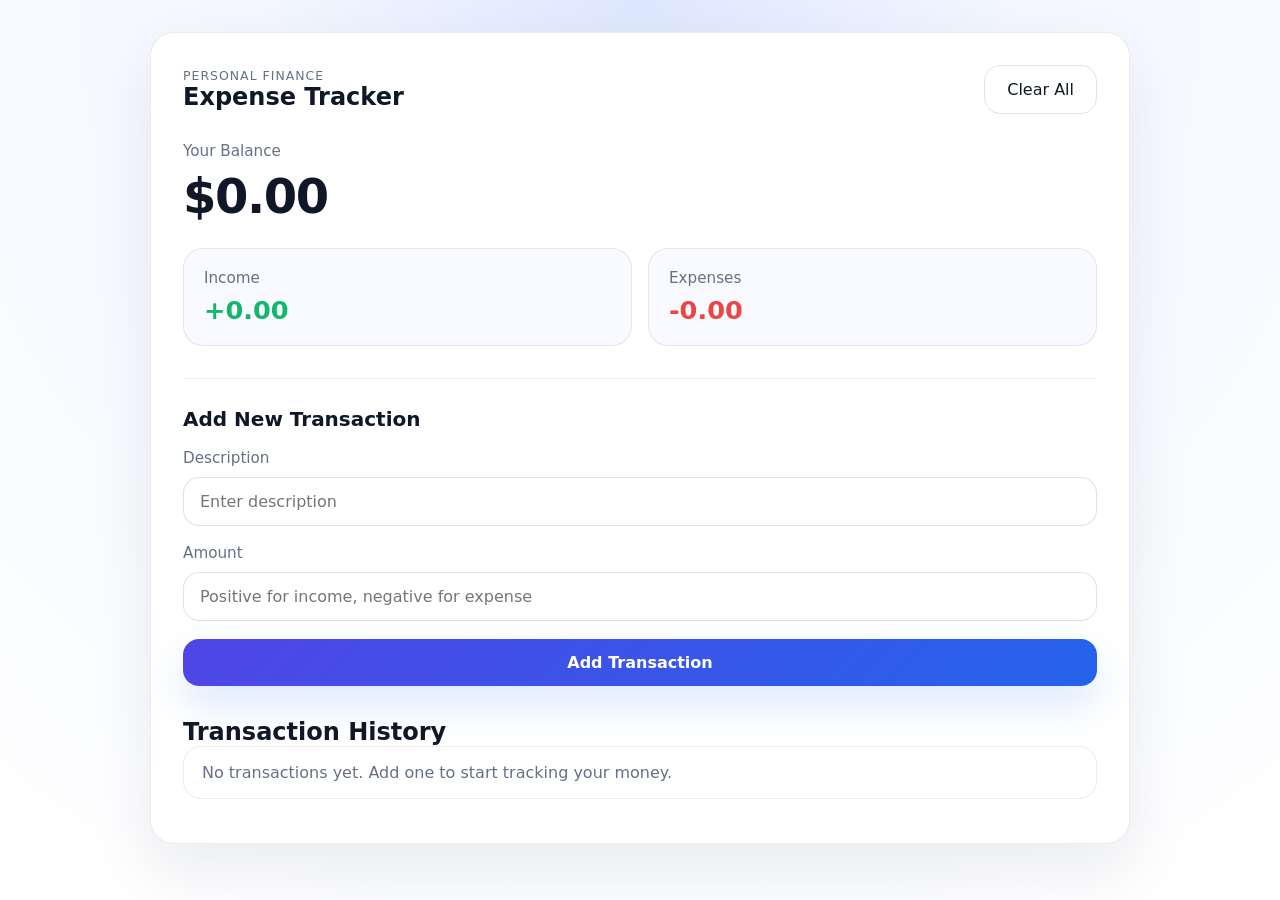
<file: expense-tracker/index.html>
<!DOCTYPE html>
<html lang="en">
<head>
  <meta charset="UTF-8" />
  <meta name="viewport" content="width=device-width, initial-scale=1.0" />
  <title>Expense Tracker</title>
  <link rel="stylesheet" href="style.css" />
</head>
<body>
  <main class="app-shell">
    <section class="tracker-card" aria-labelledby="tracker-title">
      <header class="tracker-header">
        <div>
          <p class="subtitle">Personal Finance</p>
          <h1 id="tracker-title">Expense Tracker</h1>
        </div>
        <button id="clear-btn" type="button" class="ghost-btn">Clear All</button>
      </header>

      <section class="balance-panel">
        <div>
          <p class="label">Your Balance</p>
          <h2 id="balance">$0.00</h2>
        </div>
        <div class="summary-grid">
          <div class="summary-card income-card">
            <p class="label">Income</p>
            <p id="money-plus" class="money money-plus">+$0.00</p>
          </div>
          <div class="summary-card expense-card">
            <p class="label">Expenses</p>
            <p id="money-minus" class="money money-minus">-$0.00</p>
          </div>
        </div>
      </section>

      <section class="transaction-form" aria-labelledby="form-title">
        <h2 id="form-title">Add New Transaction</h2>
        <form id="transaction-form">
          <div class="form-row">
            <label for="text">Description</label>
            <input type="text" id="text" placeholder="Enter description" required />
          </div>
          <div class="form-row">
            <label for="amount">Amount</label>
            <input type="number" id="amount" placeholder="Positive for income, negative for expense" step="0.01" required />
          </div>
          <button type="submit" class="primary-btn">Add Transaction</button>
        </form>
      </section>

      <section class="history-panel" aria-labelledby="history-title">
        <h2 id="history-title">Transaction History</h2>
        <ul id="list" class="transaction-list"></ul>
      </section>
    </section>
  </main>

  <script src="script.js"></script>
</body>
</html>
</file>
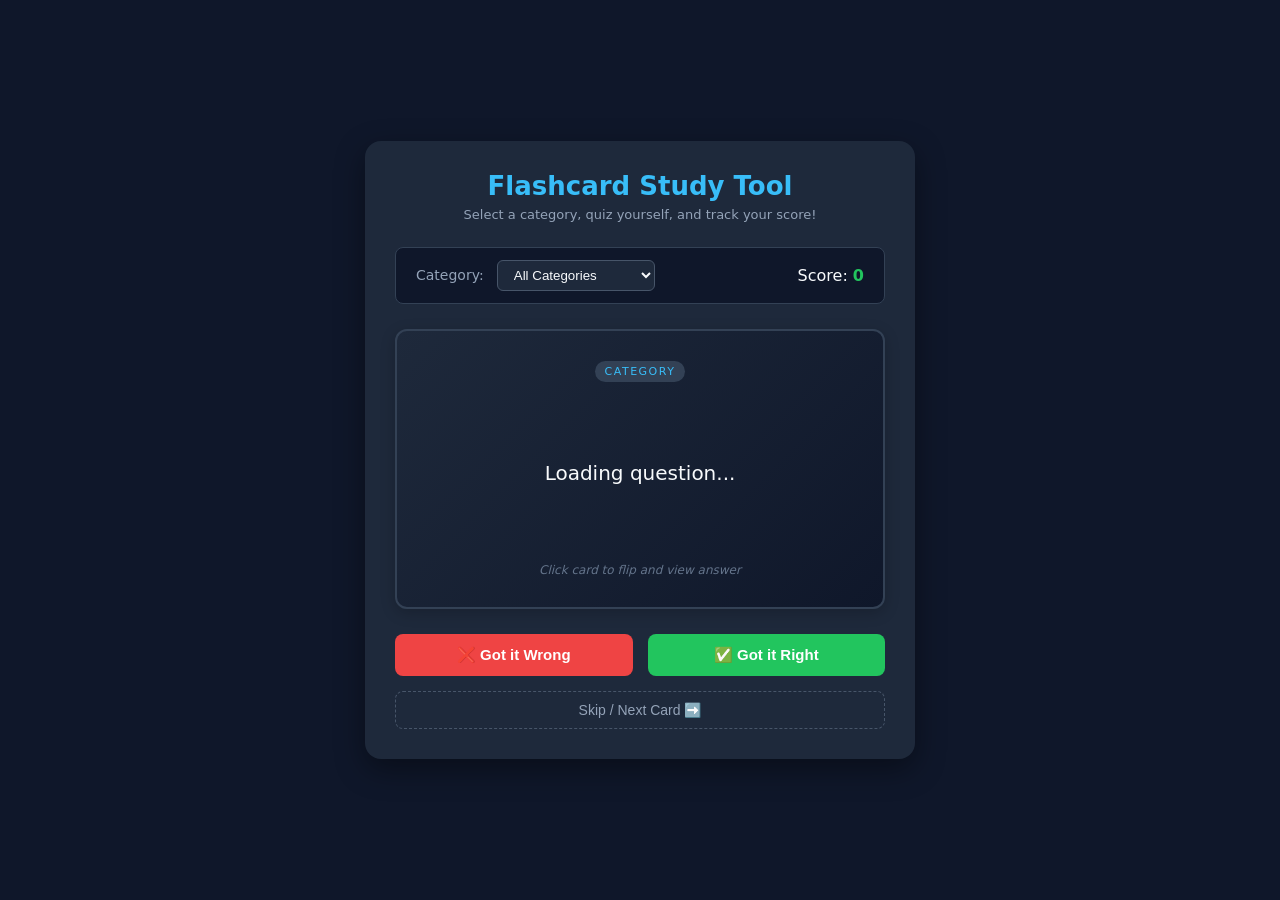
<file: flashcard-app/index.html>
<!doctype html>
<html lang="en">
  <head>
    <meta charset="UTF-8" />
    <meta name="viewport" content="width=device-width, initial-scale=1.0" />
    <title>Flashcard App with Categories</title>
    <link rel="stylesheet" href="style.css" />
  </head>
  <body>
    <div class="app-container">
      <header>
        <h1>Flashcard Study Tool</h1>
        <p>Select a category, quiz yourself, and track your score!</p>
      </header>

      <div class="control-panel">
        <div class="selector-box">
          <label for="category-select">Category:</label>
          <select id="category-select">
            <option value="all">All Categories</option>
            <option value="frontend">Frontend Web Dev</option>
            <option value="javascript">JavaScript Basics</option>
            <option value="git">Git & GitHub</option>
          </select>
        </div>
        <div class="score-box">
          <span>Score: <strong id="score-counter">0</strong></span>
        </div>
      </div>

      <div class="card-track">
        <div id="flashcard" class="flashcard">
          <div class="card-face card-front">
            <span class="card-category" id="card-cat-display">Category</span>
            <p class="card-text" id="card-question">Loading question...</p>
            <small class="hint-text">Click card to flip and view answer</small>
          </div>
          <div class="card-face card-back">
            <span class="card-category">Answer</span>
            <p class="card-text" id="card-answer">Loading answer...</p>
            <small class="hint-text">Click card again to flip back</small>
          </div>
        </div>
      </div>

      <div class="action-panel">
        <button id="wrong-btn" class="action-btn wrong-btn">
          ❌ Got it Wrong
        </button>
        <button id="correct-btn" class="action-btn correct-btn">
          ✅ Got it Right
        </button>
      </div>

      <div class="navigation-panel">
        <button id="next-btn" class="nav-btn">Skip / Next Card ➡️</button>
      </div>
    </div>

    <script src="script.js"></script>
  </body>
</html>
</file>
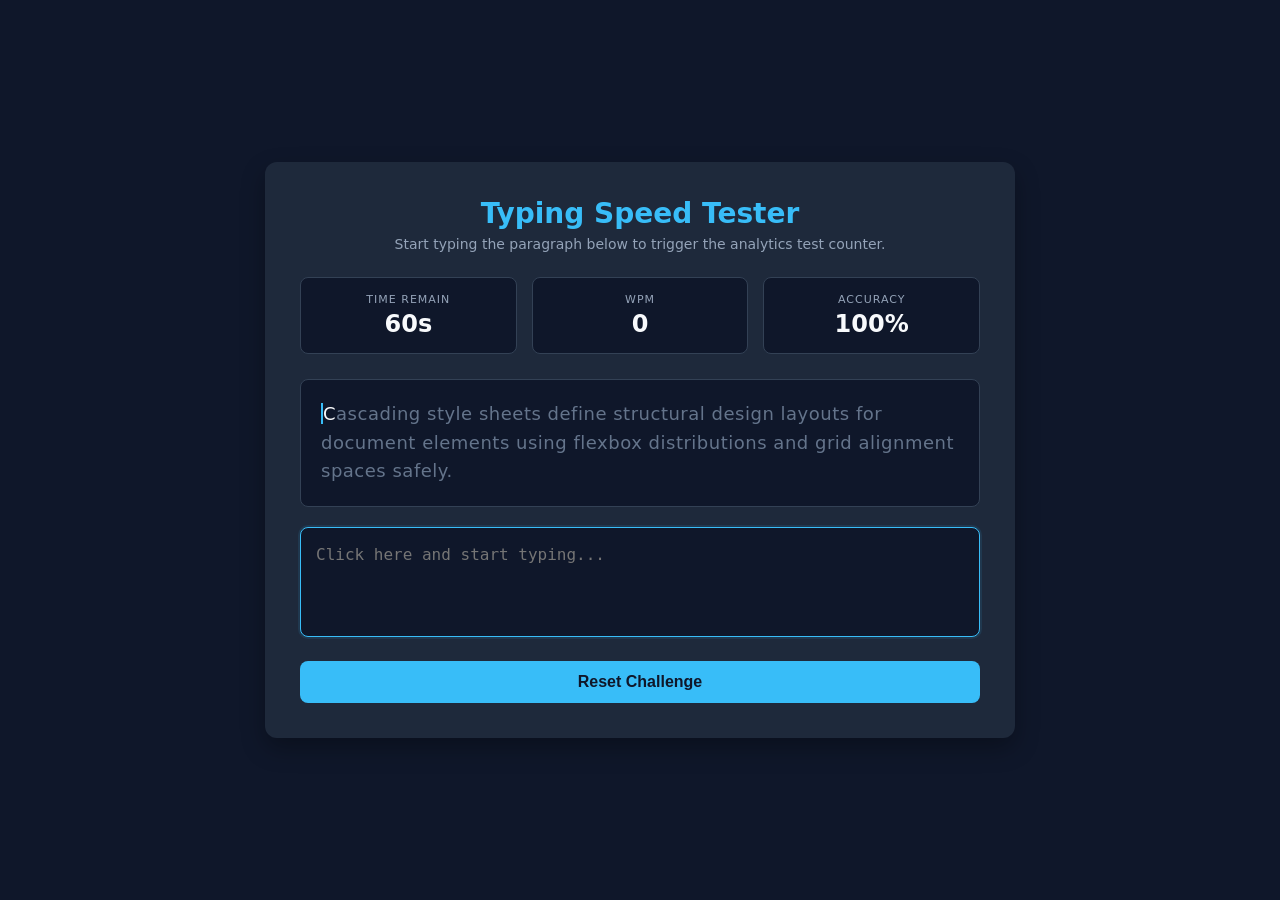
<file: typing-speed-tester/index.html>
<!doctype html>
<html lang="en">
  <head>
    <meta charset="UTF-8" />
    <meta name="viewport" content="width=device-width, initial-scale=1.0" />
    <title>Typing Speed Tester</title>
    <link rel="stylesheet" href="style.css" />
  </head>
  <body>
    <div class="wpm-container">
      <header>
        <h1>Typing Speed Tester</h1>
        <p>
          Start typing the paragraph below to trigger the analytics test
          counter.
        </p>
      </header>

      <div class="stats-panel">
        <div class="stat-box">
          <span class="stat-label">Time Remain</span>
          <span id="timer" class="stat-value">60s</span>
        </div>
        <div class="stat-box">
          <span class="stat-label">WPM</span>
          <span id="wpm" class="stat-value">0</span>
        </div>
        <div class="stat-box">
          <span class="stat-label">Accuracy</span>
          <span id="accuracy" class="stat-value">100%</span>
        </div>
      </div>

      <div id="quote-display" class="quote-box"></div>

      <div class="input-area">
        <textarea
          id="quote-input"
          placeholder="Click here and start typing..."
          autocomplete="off"
          autofocus
        ></textarea>
      </div>

      <button id="reset-btn" class="action-btn">Reset Challenge</button>
    </div>

    <script src="script.js"></script>
  </body>
</html>
</file>
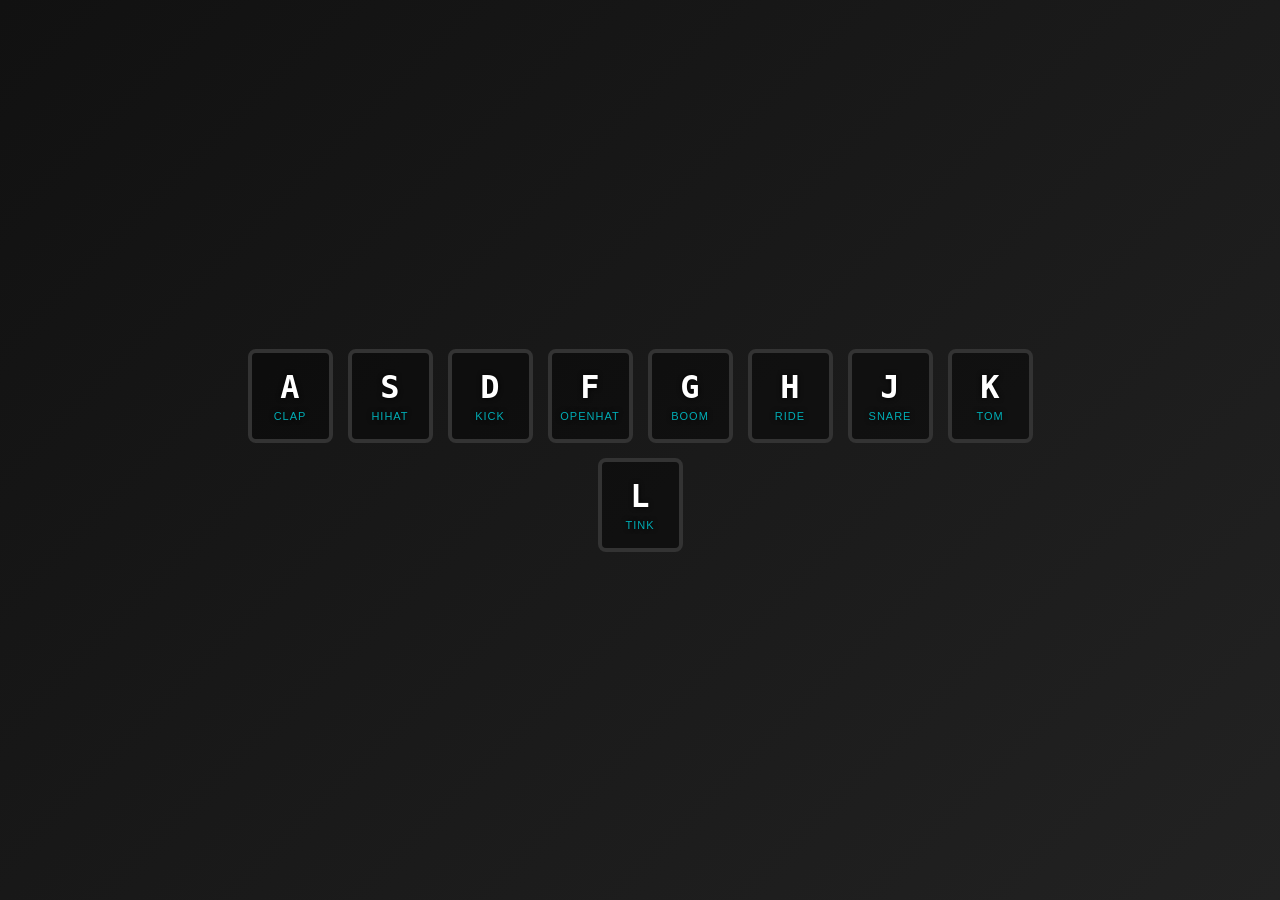
<file: virtual-drum-kit/index.html>
<!doctype html>
<html lang="en">
  <head>
    <meta charset="UTF-8" />
    <meta name="viewport" content="width=device-width, initial-scale=1.0" />
    <title>Virtual Drum Kit</title>
    <link rel="stylesheet" href="style.css" />
  </head>
  <body>
    <div class="keys-container">
      <div data-key="65" class="key">
        <kbd>A</kbd>
        <span class="sound">clap</span>
      </div>
      <div data-key="83" class="key">
        <kbd>S</kbd>
        <span class="sound">hihat</span>
      </div>
      <div data-key="68" class="key">
        <kbd>D</kbd>
        <span class="sound">kick</span>
      </div>
      <div data-key="70" class="key">
        <kbd>F</kbd>
        <span class="sound">openhat</span>
      </div>
      <div data-key="71" class="key">
        <kbd>G</kbd>
        <span class="sound">boom</span>
      </div>
      <div data-key="72" class="key">
        <kbd>H</kbd>
        <span class="sound">ride</span>
      </div>
      <div data-key="4a" class="key">
        <kbd>J</kbd>
        <span class="sound">snare</span>
      </div>
      <div data-key="75" class="key">
        <kbd>K</kbd>
        <span class="sound">tom</span>
      </div>
      <div data-key="76" class="key">
        <kbd>L</kbd>
        <span class="sound">tink</span>
      </div>
    </div>

    <audio
      data-key="65"
      src="https://raw.githubusercontent.com/wesbos/JavaScript30/master/01%20-%20JavaScript%20Drum%20Kit/sounds/clap.wav"
    ></audio>
    <audio
      data-key="83"
      src="https://raw.githubusercontent.com/wesbos/JavaScript30/master/01%20-%20JavaScript%20Drum%20Kit/sounds/hihat.wav"
    ></audio>
    <audio
      data-key="68"
      src="https://raw.githubusercontent.com/wesbos/JavaScript30/master/01%20-%20JavaScript%20Drum%20Kit/sounds/kick.wav"
    ></audio>
    <audio
      data-key="70"
      src="https://raw.githubusercontent.com/wesbos/JavaScript30/master/01%20-%20JavaScript%20Drum%20Kit/sounds/openhat.wav"
    ></audio>
    <audio
      data-key="71"
      src="https://raw.githubusercontent.com/wesbos/JavaScript30/master/01%20-%20JavaScript%20Drum%20Kit/sounds/boom.wav"
    ></audio>
    <audio
      data-key="72"
      src="https://raw.githubusercontent.com/wesbos/JavaScript30/master/01%20-%20JavaScript%20Drum%20Kit/sounds/ride.wav"
    ></audio>
    <audio
      data-key="4a"
      src="https://raw.githubusercontent.com/wesbos/JavaScript30/master/01%20-%20JavaScript%20Drum%20Kit/sounds/snare.wav"
    ></audio>
    <audio
      data-key="75"
      src="https://raw.githubusercontent.com/wesbos/JavaScript30/master/01%20-%20JavaScript%20Drum%20Kit/sounds/tom.wav"
    ></audio>
    <audio
      data-key="76"
      src="https://raw.githubusercontent.com/wesbos/JavaScript30/master/01%20-%20JavaScript%20Drum%20Kit/sounds/tink.wav"
    ></audio>

    <script src="script.js"></script>
  </body>
</html>
</file>
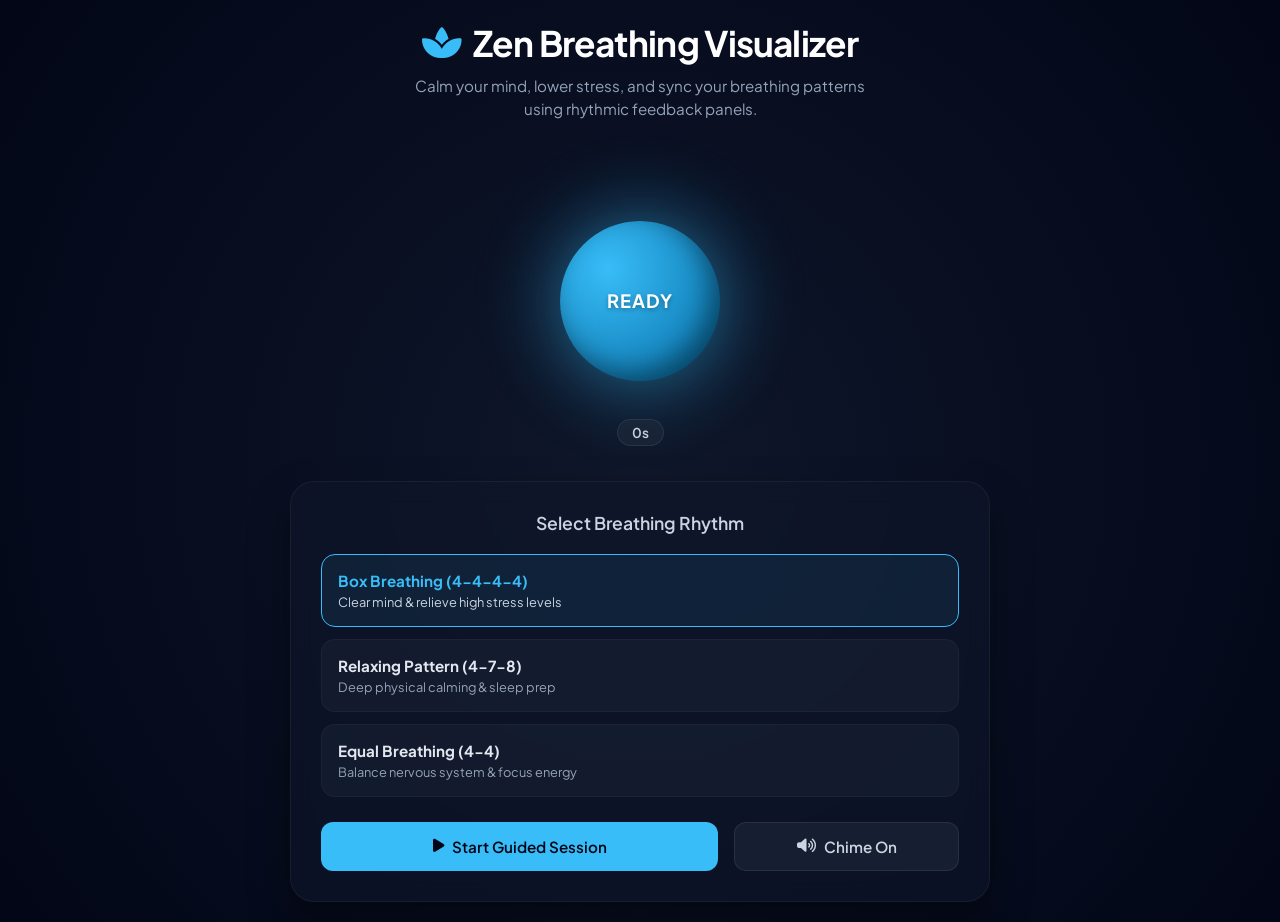
<file: zen-breathing-visualizer/index.html>
<!doctype html>
<html lang="en">
  <head>
    <meta charset="UTF-8" />
    <meta name="viewport" content="width=device-width, initial-scale=1.0" />
    <title>Guided Zen Breathing Visualizer · 100 Days 100 Web Projects</title>

    <link rel="preconnect" href="https://fonts.googleapis.com" />
    <link rel="preconnect" href="https://fonts.gstatic.com" crossorigin />
    <link
      href="https://fonts.googleapis.com/css2?family=Plus+Jakarta+Sans:wght@400;500;600;700&display=swap"
      rel="stylesheet"
    />
    <link
      rel="stylesheet"
      href="https://cdnjs.cloudflare.com/ajax/libs/font-awesome/6.4.2/css/all.min.css"
    />
    <link rel="stylesheet" href="styles.css" />
  </head>
  <body>
    <div class="app-container">
      <header class="app-header">
        <h1><i class="fas fa-spa"></i> Zen Breathing Visualizer</h1>
        <p>
          Calm your mind, lower stress, and sync your breathing patterns using
          rhythmic feedback panels.
        </p>
      </header>

      <main class="visualizer-workspace">
        <div class="breathing-stage">
          <div class="outer-glow-ring"></div>
          <div class="breathing-sphere" id="breathSphere">
            <span id="breathText">Ready</span>
          </div>

          <div class="timer-overlay" id="timerTicker">0s</div>
        </div>

        <section class="controls-card">
          <h2>Select Breathing Rhythm</h2>
          <div class="preset-grid">
            <button class="btn-preset active" data-pattern="box">
              <strong>Box Breathing (4-4-4-4)</strong>
              <span>Clear mind & relieve high stress levels</span>
            </button>
            <button class="btn-preset" data-pattern="relax">
              <strong>Relaxing Pattern (4-7-8)</strong>
              <span>Deep physical calming & sleep prep</span>
            </button>
            <button class="btn-preset" data-pattern="equal">
              <strong>Equal Breathing (4-4)</strong>
              <span>Balance nervous system & focus energy</span>
            </button>
          </div>

          <div class="action-footer">
            <button id="btnToggleAction" class="btn-primary">
              <i class="fas fa-play"></i> Start Guided Session
            </button>
            <button id="btnAudioToggle" class="btn-secondary">
              <i class="fas fa-volume-up"></i> Chime On
            </button>
          </div>
        </section>
      </main>
    </div>

    <script src="app.js"></script>
  </body>
</html>
</file>
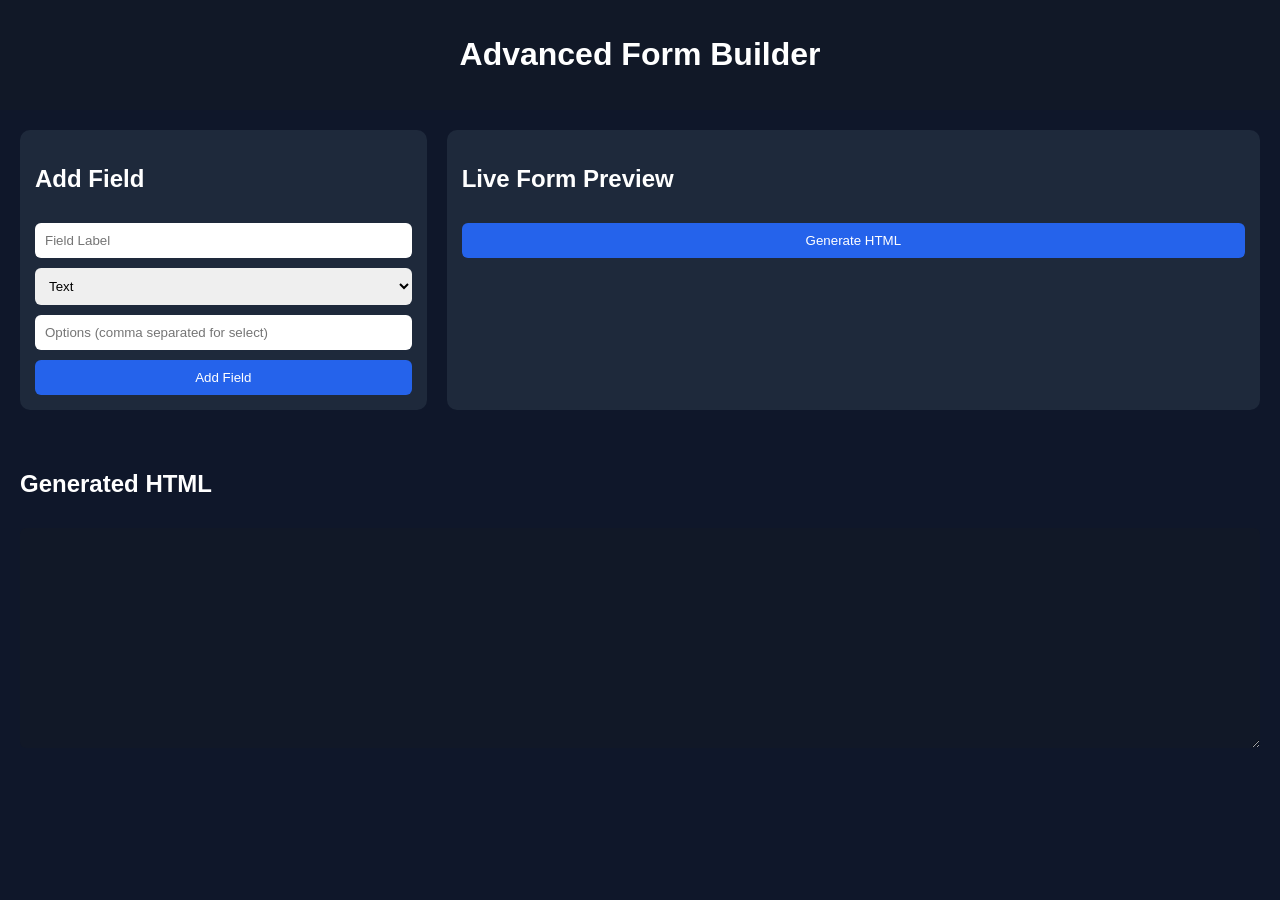
<file: public/AdvancedFormBuilder/index.html>
<!DOCTYPE html>
<html lang="en">
<head>
<meta charset="UTF-8">
<meta name="viewport" content="width=device-width, initial-scale=1.0">
<title>Advanced Form Builder</title>
<link rel="stylesheet" href="style.css">
</head>
<body>

<header>
  <h1>Advanced Form Builder</h1>
</header>

<div class="container">

  <!-- Builder Panel -->
  <div class="builder">
    <h2>Add Field</h2>

    <input type="text" id="labelInput" placeholder="Field Label">

    <select id="typeInput">
      <option value="text">Text</option>
      <option value="email">Email</option>
      <option value="number">Number</option>
      <option value="select">Select</option>
      <option value="checkbox">Checkbox</option>
    </select>

    <input type="text" id="optionsInput" placeholder="Options (comma separated for select)">

    <button id="addField">Add Field</button>
  </div>

  <!-- Live Preview -->
  <div class="preview">
    <h2>Live Form Preview</h2>
    <form id="formPreview"></form>
    <button id="generateCode">Generate HTML</button>
  </div>

</div>

<!-- Output -->
<div class="output">
  <h2>Generated HTML</h2>
  <textarea id="codeOutput" readonly></textarea>
</div>

<script src="script.js"></script>
</body>
</html>
</file>
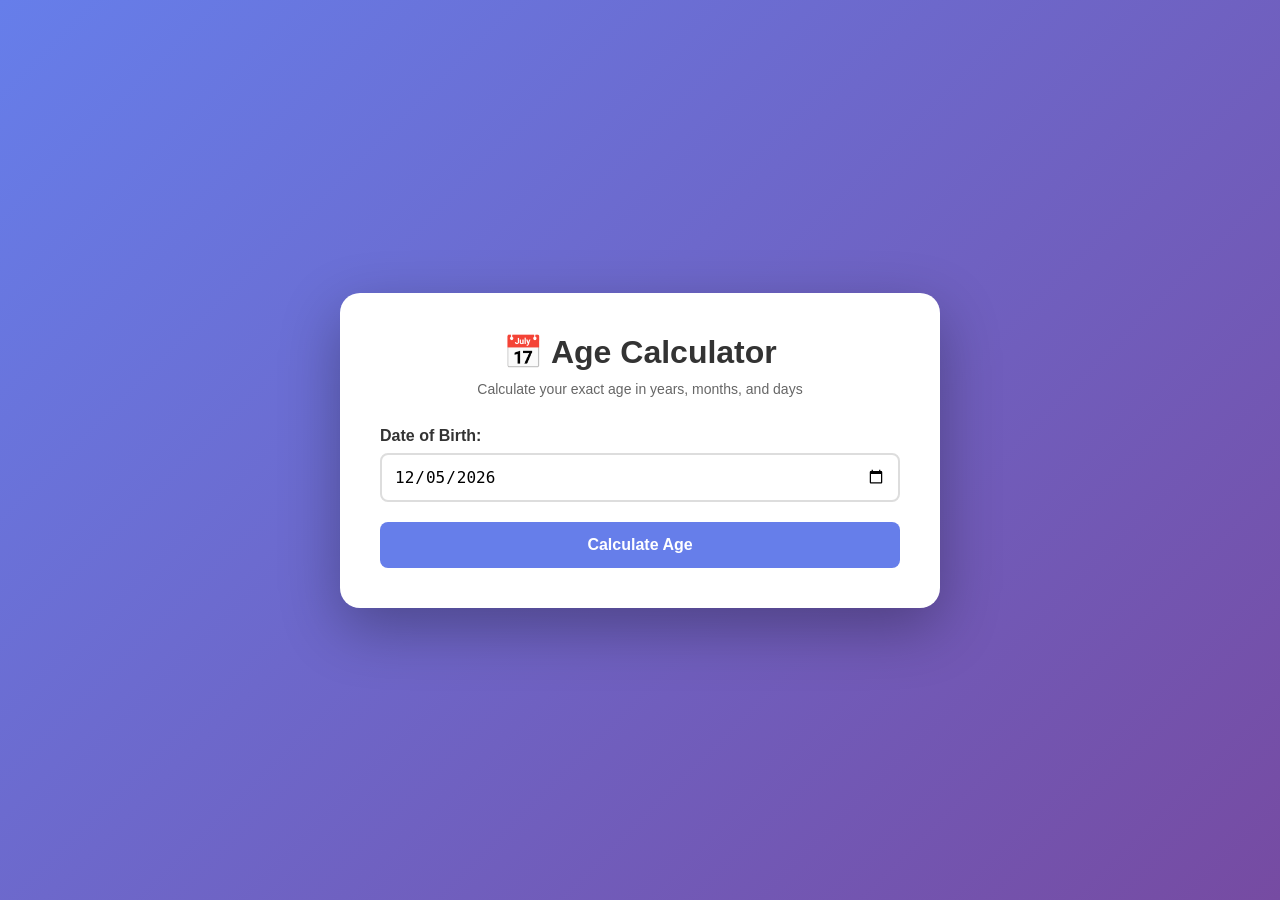
<file: public/age-calculator/index.html>
<!DOCTYPE html>
<html lang="en">
<head>
    <meta charset="UTF-8">
    <meta name="viewport" content="width=device-width, initial-scale=1.0">
    <title>Age Calculator</title>
    <link rel="stylesheet" href="style.css">
</head>
<body>
    <div class="container">
        <h1>📅 Age Calculator</h1>
        <p class="subtitle">Calculate your exact age in years, months, and days</p>

        <div class="input-group">
            <label for="dob">Date of Birth:</label>
            <input type="date" id="dob" class="date-input">
        </div>

        <button id="calculate-btn" class="calculate-btn">Calculate Age</button>

        <div class="result" id="result" style="display: none;">
            <h2>Your Age</h2>
            <div class="age-details">
                <div class="age-card">
                    <span class="age-number" id="years">0</span>
                    <span class="age-label">Years</span>
                </div>
                <div class="age-card">
                    <span class="age-number" id="months">0</span>
                    <span class="age-label">Months</span>
                </div>
                <div class="age-card">
                    <span class="age-number" id="days">0</span>
                    <span class="age-label">Days</span>
                </div>
            </div>
            
            <div class="extra-info">
                <div class="info-item">
                    <span class="info-label">Next Birthday:</span>
                    <span id="next-birthday">-</span>
                </div>
                <div class="info-item">
                    <span class="info-label">Days Until Birthday:</span>
                    <span id="days-until">-</span>
                </div>
                <div class="info-item">
                    <span class="info-label">Zodiac Sign:</span>
                    <span id="zodiac">-</span>
                </div>
                <div class="info-item">
                    <span class="info-label">Total Weeks:</span>
                    <span id="weeks">-</span>
                </div>
                <div class="info-item">
                    <span class="info-label">Total Hours:</span>
                    <span id="hours">-</span>
                </div>
                <div class="info-item">
                    <span class="info-label">Time Spent Sleeping:</span>
                    <span id="sleep-time">-</span>
                </div>
            </div>

            <div class="milestones-container">
                <h3>🏆 Metric Milestones</h3>
                <div class="extra-info" id="milestones-list">
                    <!-- Milestones injected here -->
                </div>
            </div>

            <button id="share-btn" class="share-btn">Share Your Stats</button>
        </div>
    </div>
    <script src="script.js"></script>
</body>
</html>
</file>
<file: expense-tracker/style.css>
:root {
  --bg: #f4f7ff;
  --card: #ffffff;
  --text: #101828;
  --muted: #667085;
  --border: #d8e3ff;
  --success: #12b76a;
  --danger: #ef4444;
  --shadow: 0 24px 64px rgba(15, 23, 42, 0.08);
  --radius: 24px;
}

* {
  box-sizing: border-box;
}

html,
body {
  margin: 0;
  min-height: 100%;
  font-family: Inter, system-ui, -apple-system, BlinkMacSystemFont, "Segoe UI", sans-serif;
  background: radial-gradient(circle at top, #dde7ff 0%, #f4f7ff 35%, #ffffff 100%);
  color: var(--text);
}

body {
  display: flex;
  align-items: center;
  justify-content: center;
  padding: 32px;
}

button,
input {
  font: inherit;
}

.app-shell {
  width: min(100%, 980px);
}

.tracker-card {
  background: var(--card);
  border: 1px solid rgba(15, 23, 42, 0.08);
  border-radius: var(--radius);
  box-shadow: var(--shadow);
  padding: 32px;
}

.tracker-header {
  display: flex;
  align-items: center;
  justify-content: space-between;
  gap: 16px;
  margin-bottom: 28px;
}

.subtitle {
  margin: 0;
  color: var(--muted);
  letter-spacing: 0.08em;
  text-transform: uppercase;
  font-size: 0.78rem;
}

h1,
h2 {
  margin: 0;
}

.balance-panel {
  display: grid;
  gap: 24px;
  margin-bottom: 32px;
}

.label {
  margin: 0 0 8px;
  color: var(--muted);
  font-size: 0.95rem;
}

#balance {
  font-size: clamp(2rem, 4vw, 3rem);
  letter-spacing: -0.03em;
}

.summary-grid {
  display: grid;
  grid-template-columns: repeat(2, minmax(0, 1fr));
  gap: 16px;
}

.summary-card {
  background: #f8faff;
  border: 1px solid rgba(99, 102, 241, 0.15);
  border-radius: 20px;
  padding: 20px;
}

.money {
  margin: 0;
  font-size: 1.6rem;
  font-weight: 700;
}

.money-plus {
  color: var(--success);
}

.money-minus {
  color: var(--danger);
}

.transaction-form {
  border-top: 1px solid rgba(15, 23, 42, 0.08);
  padding-top: 28px;
  margin-bottom: 32px;
}

.transaction-form h2 {
  font-size: 1.25rem;
  margin-bottom: 18px;
}

.form-row {
  display: grid;
  gap: 10px;
  margin-bottom: 18px;
}

label {
  color: var(--muted);
  font-size: 0.95rem;
}

input {
  width: 100%;
  padding: 14px 16px;
  border-radius: 16px;
  border: 1px solid rgba(15, 23, 42, 0.12);
  background: #fff;
  transition: border-color 200ms ease, transform 200ms ease;
}

input:focus {
  outline: none;
  border-color: rgba(59, 130, 246, 0.6);
  transform: translateY(-1px);
}

.primary-btn,
.ghost-btn {
  border: none;
  border-radius: 16px;
  padding: 14px 22px;
  cursor: pointer;
  transition: transform 200ms ease, box-shadow 200ms ease, background-color 200ms ease;
}

.primary-btn {
  width: 100%;
  background: linear-gradient(135deg, #4f46e5, #2563eb);
  color: #fff;
  font-weight: 600;
  box-shadow: 0 18px 40px rgba(59, 130, 246, 0.18);
}

.primary-btn:hover {
  transform: translateY(-2px);
}

.ghost-btn {
  background: transparent;
  color: var(--text);
  border: 1px solid rgba(15, 23, 42, 0.12);
}

.ghost-btn:hover {
  background: rgba(99, 102, 241, 0.07);
}

.transaction-list {
  list-style: none;
  padding: 0;
  margin: 0;
}

.transaction-list li {
  display: flex;
  align-items: center;
  justify-content: space-between;
  gap: 12px;
  padding: 16px 18px;
  border-radius: 18px;
  border: 1px solid rgba(15, 23, 42, 0.08);
  background: #fff;
  margin-bottom: 12px;
  transition: transform 150ms ease, box-shadow 150ms ease;
}

.transaction-list li:hover {
  transform: translateY(-1px);
  box-shadow: 0 10px 28px rgba(15, 23, 42, 0.06);
}

.transaction-empty {
  padding: 18px;
  border-radius: 18px;
  background: #f8faff;
  color: var(--muted);
  text-align: center;
}

.transaction-list li.plus {
  border-left: 4px solid var(--success);
}

.transaction-list li.minus {
  border-left: 4px solid var(--danger);
}

.transaction-item {
  display: flex;
  flex: 1;
  flex-direction: column;
  gap: 8px;
}

.transaction-meta {
  display: flex;
  align-items: center;
  justify-content: space-between;
  gap: 12px;
}

.transaction-text {
  font-weight: 600;
}

.transaction-amount {
  font-weight: 700;
}

.delete-btn {
  width: 44px;
  height: 44px;
  display: grid;
  place-items: center;
  background: rgba(239, 68, 68, 0.1);
  color: var(--danger);
  border: none;
  border-radius: 14px;
  cursor: pointer;
}

.delete-btn:hover {
  transform: scale(1.04);
}

@media (max-width: 720px) {
  body {
    padding: 18px;
  }

  .tracker-card {
    padding: 24px;
  }

  .summary-grid {
    grid-template-columns: 1fr;
  }

  .transaction-meta {
    flex-direction: column;
    align-items: flex-start;
  }
}

@media (max-width: 520px) {
  .tracker-header {
    flex-direction: column;
    align-items: stretch;
  }

  .ghost-btn,
  .primary-btn {
    width: 100%;
  }
}
</file>
<file: flashcard-app/style.css>
* {
  box-sizing: border-box;
  margin: 0;
  padding: 0;
}

body {
  background-color: #0f172a;
  color: #f8fafc;
  font-family: "Segoe UI", system-ui, sans-serif;
  min-height: 100vh;
  display: flex;
  align-items: center;
  justify-content: center;
  padding: 20px;
}

.app-container {
  max-width: 550px;
  width: 100%;
  background-color: #1e293b;
  padding: 30px;
  border-radius: 16px;
  box-shadow: 0 10px 30px rgba(0, 0, 0, 0.4);
}

header {
  text-align: center;
  margin-bottom: 25px;
}

header h1 {
  color: #38bdf8;
  font-size: 26px;
  margin-bottom: 6px;
}

header p {
  color: #94a3b8;
  font-size: 13px;
}

.control-panel {
  display: flex;
  justify-content: space-between;
  align-items: center;
  margin-bottom: 25px;
  background-color: #0f172a;
  padding: 12px 20px;
  border-radius: 8px;
  border: 1px solid #334155;
}

.selector-box label {
  margin-right: 8px;
  font-size: 14px;
  color: #94a3b8;
}

.selector-box select {
  background-color: #1e293b;
  color: #f8fafc;
  border: 1px solid #475569;
  padding: 6px 12px;
  border-radius: 6px;
  outline: none;
  cursor: pointer;
}

.score-box {
  font-size: 16px;
}

.score-box strong {
  color: #22c55e;
}

/* 3D Card Animation Space */
.card-track {
  perspective: 1000px;
  width: 100%;
  height: 280px;
  margin-bottom: 25px;
}

.flashcard {
  width: 100%;
  height: 100%;
  position: relative;
  transform-style: preserve-3d;
  transition: transform 0.6s cubic-bezier(0.4, 0, 0.2, 1);
  cursor: pointer;
}

.flashcard.flipped {
  transform: rotateY(180deg);
}

.card-face {
  position: absolute;
  width: 100%;
  height: 100%;
  backface-visibility: hidden;
  border-radius: 12px;
  padding: 30px;
  display: flex;
  flex-direction: column;
  justify-content: space-between;
  align-items: center;
  text-align: center;
  box-shadow: 0 4px 15px rgba(0, 0, 0, 0.2);
  border: 2px solid #334155;
}

.card-front {
  background-image: linear-gradient(135deg, #1e293b 0%, #0f172a 100%);
}

.card-back {
  background-image: linear-gradient(135deg, #0f172a 0%, #1e293b 100%);
  transform: rotateY(180deg);
  border-color: #38bdf8;
}

.card-category {
  font-size: 11px;
  text-transform: uppercase;
  letter-spacing: 1.5px;
  background-color: #334155;
  padding: 4px 10px;
  border-radius: 20px;
  color: #38bdf8;
}

.card-text {
  font-size: 20px;
  font-weight: 500;
  line-height: 1.5;
  color: #f8fafc;
}

.hint-text {
  font-size: 12px;
  color: #64748b;
  font-style: italic;
}

/* Operational Buttons */
.action-panel {
  display: flex;
  gap: 15px;
  margin-bottom: 15px;
}

.action-btn {
  flex: 1;
  border: none;
  padding: 12px;
  font-size: 15px;
  font-weight: bold;
  border-radius: 8px;
  cursor: pointer;
  transition:
    transform 0.1s,
    opacity 0.2s;
  color: white;
}

.action-btn:active {
  transform: scale(0.98);
}

.wrong-btn {
  background-color: #ef4444;
}

.correct-btn {
  background-color: #22c55e;
}

.navigation-panel {
  width: 100%;
}

.nav-btn {
  width: 100%;
  background-color: transparent;
  border: 1px dashed #475569;
  color: #94a3b8;
  padding: 10px;
  border-radius: 8px;
  cursor: pointer;
  font-size: 14px;
  transition: all 0.2s;
}

.nav-btn:hover {
  background-color: rgba(255, 255, 255, 0.03);
  color: #f8fafc;
  border-color: #94a3b8;
}
</file>
<file: typing-speed-tester/style.css>
* {
  box-sizing: border-box;
  margin: 0;
  padding: 0;
}

body {
  background-color: #0f172a;
  color: #e2e8f0;
  font-family: "Segoe UI", system-ui, sans-serif;
  min-height: 100vh;
  display: flex;
  align-items: center;
  justify-content: center;
  padding: 20px;
}

.wpm-container {
  background-color: #1e293b;
  max-width: 750px;
  width: 100%;
  padding: 35px;
  border-radius: 12px;
  box-shadow: 0 10px 25px rgba(0, 0, 0, 0.3);
}

header {
  text-align: center;
  margin-bottom: 25px;
}

header h1 {
  color: #38bdf8;
  font-size: 28px;
  margin-bottom: 6px;
}

header p {
  color: #94a3b8;
  font-size: 14px;
}

.stats-panel {
  display: flex;
  justify-content: space-between;
  gap: 15px;
  margin-bottom: 25px;
}

.stat-box {
  background-color: #0f172a;
  flex: 1;
  padding: 15px;
  border-radius: 8px;
  text-align: center;
  border: 1px solid #334155;
}

.stat-label {
  display: block;
  font-size: 11px;
  text-transform: uppercase;
  letter-spacing: 1px;
  color: #94a3b8;
  margin-bottom: 4px;
}

.stat-value {
  font-size: 24px;
  font-weight: bold;
  color: #f8fafc;
}

.quote-box {
  background-color: #0f172a;
  padding: 20px;
  border-radius: 8px;
  font-size: 18px;
  line-height: 1.6;
  letter-spacing: 0.5px;
  margin-bottom: 20px;
  word-break: break-word;
  border: 1px solid #334155;
  user-select: none;
}

/* Character class hooks handled by validator script */
.quote-box span {
  position: relative;
  color: #64748b;
}

.quote-box span.correct {
  color: #22c55e;
}

.quote-box span.incorrect {
  color: #ef4444;
  background-color: rgba(239, 68, 68, 0.15);
  border-radius: 2px;
}

.quote-box span.active {
  color: #f8fafc;
  border-left: 2px solid #38bdf8;
  animation: blink 1s infinite;
}

@keyframes blink {
  50% {
    border-color: transparent;
  }
}

.input-area textarea {
  width: 100%;
  height: 110px;
  background-color: #0f172a;
  color: #f8fafc;
  border: 1px solid #334155;
  border-radius: 8px;
  padding: 15px;
  font-size: 16px;
  outline: none;
  resize: none;
  line-height: 1.5;
  transition: border-color 0.2s;
}

.input-area textarea:focus {
  border-color: #38bdf8;
  box-shadow: 0 0 0 2px rgba(56, 189, 248, 0.1);
}

.action-btn {
  display: block;
  width: 100%;
  background-color: #38bdf8;
  color: #0f172a;
  border: none;
  padding: 12px;
  font-size: 16px;
  font-weight: bold;
  border-radius: 8px;
  cursor: pointer;
  margin-top: 20px;
  transition: background-color 0.2s;
}

.action-btn:hover {
  background-color: #0ea5e9;
}
</file>
<file: virtual-drum-kit/style.css>
* {
  box-sizing: border-box;
  margin: 0;
  padding: 0;
}

body {
  background-image: linear-gradient(135deg, #111 0%, #222 100%);
  font-family: sans-serif;
  min-height: 100vh;
  display: flex;
  align-items: center;
  justify-content: center;
}

.keys-container {
  display: flex;
  flex-wrap: wrap;
  gap: 15px;
  padding: 20px;
  justify-content: center;
  max-width: 900px;
  width: 100%;
}

.key {
  border: 4px solid #333;
  border-radius: 8px;
  padding: 15px 0;
  transition: all 0.07s ease;
  width: 85px;
  text-align: center;
  color: white;
  background: rgba(0, 0, 0, 0.4);
  text-shadow: 0 0 5px black;
  cursor: pointer;
  user-select: none;
}

.playing {
  transform: scale(1.1);
  border-color: #00adb5;
  box-shadow: 0 0 15px #00adb5;
  background: rgba(0, 173, 181, 0.1);
}

kbd {
  display: block;
  font-size: 32px;
  font-weight: bold;
}

.sound {
  font-size: 11px;
  text-transform: uppercase;
  letter-spacing: 1px;
  color: #00adb5;
}
</file>
<file: zen-breathing-visualizer/styles.css>
* {
  box-sizing: border-box;
  margin: 0;
  padding: 0;
  font-family: "Plus Jakarta Sans", sans-serif;
}

body {
  background: radial-gradient(circle at center, #0f172a 0%, #020617 100%);
  color: #f8fafc;
  min-height: 100vh;
  display: flex;
  justify-content: center;
  align-items: center;
  padding: 20px;
  overflow-x: hidden;
}

.app-container {
  width: 100%;
  max-width: 700px;
  margin: 0 auto;
}

.app-header {
  text-align: center;
  margin-bottom: 50px;
}

.app-header h1 {
  font-size: 2.2rem;
  font-weight: 700;
  color: #fff;
  display: flex;
  align-items: center;
  justify-content: center;
  gap: 12px;
  letter-spacing: -0.025em;
}

.app-header h1 i {
  color: #38bdf8;
  animation: floatIcon 4s ease-in-out infinite;
}

.app-header p {
  color: #94a3b8;
  font-size: 0.95rem;
  margin-top: 10px;
  max-width: 480px;
  margin-left: auto;
  margin-right: auto;
  line-height: 1.5;
}

.visualizer-workspace {
  display: flex;
  flex-direction: column;
  align-items: center;
  gap: 50px;
}

/* THE BREATHING VECTOR CORE SPHERE STYLING */
.breathing-stage {
  position: relative;
  width: 260px;
  height: 260px;
  display: flex;
  justify-content: center;
  align-items: center;
}

.outer-glow-ring {
  position: absolute;
  width: 100%;
  height: 100%;
  border-radius: 50%;
  background: rgba(56, 189, 248, 0.08);
  filter: blur(20px);
  transform: scale(1);
  transition: transform 0.5s ease;
}

.breathing-sphere {
  width: 160px;
  height: 160px;
  border-radius: 50%;
  background: transform-gpu;
  background: radial-gradient(circle at 30% 30%, #38bdf8 0%, #0369a1 100%);
  box-shadow:
    0 0 50px rgba(56, 189, 248, 0.4),
    inset -10px -10px 25px rgba(0, 0, 0, 0.4);
  display: flex;
  justify-content: center;
  align-items: center;
  z-index: 2;
  transform: scale(1);
  transition: transform 1s cubic-bezier(0.4, 0, 0.2, 1);
}

#breathText {
  font-size: 1.15rem;
  font-weight: 700;
  color: #fff;
  text-transform: uppercase;
  letter-spacing: 0.05em;
  text-shadow: 0 2px 4px rgba(0, 0, 0, 0.3);
  pointer-events: none;
}

.timer-overlay {
  position: absolute;
  bottom: -15px;
  background: rgba(30, 41, 59, 0.7);
  border: 1px solid rgba(255, 255, 255, 0.08);
  backdrop-filter: blur(8px);
  padding: 4px 14px;
  border-radius: 20px;
  font-size: 0.85rem;
  font-weight: 600;
  color: #cbd5e1;
}

/* PRESET PANEL CARDS */
.controls-card {
  background: rgba(15, 23, 42, 0.6);
  border: 1px solid rgba(255, 255, 255, 0.05);
  backdrop-filter: blur(12px);
  border-radius: 24px;
  padding: 30px;
  width: 100%;
  box-shadow: 0 20px 40px rgba(0, 0, 0, 0.4);
}

.controls-card h2 {
  font-size: 1.1rem;
  font-weight: 600;
  color: #cbd5e1;
  margin-bottom: 20px;
  text-align: center;
}

.preset-grid {
  display: flex;
  flex-direction: column;
  gap: 12px;
  margin-bottom: 25px;
}

.btn-preset {
  background: rgba(30, 41, 59, 0.4);
  border: 1px solid rgba(255, 255, 255, 0.04);
  padding: 16px;
  border-radius: 14px;
  text-align: left;
  cursor: pointer;
  color: #94a3b8;
  display: flex;
  flex-direction: column;
  gap: 4px;
  transition: all 0.25s ease;
}

.btn-preset strong {
  color: #e2e8f0;
  font-size: 0.95rem;
}

.btn-preset span {
  font-size: 0.8rem;
}

.btn-preset:hover {
  background: rgba(30, 41, 59, 0.8);
  border-color: rgba(56, 189, 248, 0.3);
}

.btn-preset.active {
  background: rgba(56, 189, 248, 0.08);
  border-color: #38bdf8;
  color: #cbd5e1;
}

.btn-preset.active strong {
  color: #38bdf8;
}

/* ACTIONS FOOTER */
.action-footer {
  display: flex;
  gap: 16px;
}

.btn-primary,
.btn-secondary {
  padding: 14px 24px;
  border-radius: 12px;
  font-size: 0.95rem;
  font-weight: 600;
  cursor: pointer;
  border: none;
  display: flex;
  justify-content: center;
  align-items: center;
  gap: 8px;
  transition: all 0.2s ease;
}

.btn-primary {
  flex: 2;
  background: #38bdf8;
  color: #020617;
}

.btn-primary:hover {
  background: #7dd3fc;
  box-shadow: 0 0 20px rgba(56, 189, 248, 0.3);
}

.btn-secondary {
  flex: 1;
  background: rgba(30, 41, 59, 0.6);
  color: #cbd5e1;
  border: 1px solid rgba(255, 255, 255, 0.08);
}

.btn-secondary:hover {
  background: rgba(30, 41, 59, 1);
  color: #fff;
}

/* ENHANCED ANIMATION PATHS */
@keyframes floatIcon {
  0%,
  100% {
    transform: translateY(0) rotate(0deg);
  }
  50% {
    transform: translateY(-6px) rotate(8deg);
  }
}
</file>
<file: public/AdvancedFormBuilder/style.css>
body {
  margin: 0;
  font-family: Arial, sans-serif;
  background: #0f172a;
  color: white;
}

header {
  text-align: center;
  padding: 15px;
  background: #111827;
}

.container {
  display: grid;
  grid-template-columns: 1fr 2fr;
  gap: 20px;
  padding: 20px;
}

.builder, .preview {
  background: #1e293b;
  padding: 15px;
  border-radius: 10px;
}

input, select, button, textarea {
  width: 100%;
  margin-top: 10px;
  padding: 10px;
  border-radius: 6px;
  border: none;
  box-sizing: border-box;
}

button {
  background: #2563eb;
  color: white;
  cursor: pointer;
}

.form-field {
  background: #334155;
  padding: 10px;
  border-radius: 8px;
  margin-bottom: 10px;
}

.delete-btn {
  background: #dc2626;
  margin-top: 6px;
}

.output {
  padding: 20px;
}

textarea {
  height: 220px;
  background: #111827;
  color: #00ff88;
  font-family: monospace;
}
</file>
<file: public/age-calculator/style.css>
* {
    margin: 0;
    padding: 0;
    box-sizing: border-box;
}

body {
    font-family: 'Segoe UI', Tahoma, Geneva, Verdana, sans-serif;
    background: linear-gradient(135deg, #667eea 0%, #764ba2 100%);
    min-height: 100vh;
    display: flex;
    justify-content: center;
    align-items: center;
    padding: 20px;
}

.container {
    background: white;
    border-radius: 20px;
    padding: 40px;
    box-shadow: 0 20px 60px rgba(0,0,0,0.3);
    max-width: 600px;
    width: 100%;
    text-align: center;
}

h1 {
    color: #333;
    margin-bottom: 10px;
    font-size: 2rem;
}

.subtitle {
    color: #666;
    margin-bottom: 30px;
    font-size: 14px;
}

.input-group {
    margin-bottom: 20px;
    text-align: left;
}

label {
    display: block;
    margin-bottom: 8px;
    font-weight: bold;
    color: #333;
}

.date-input {
    width: 100%;
    padding: 12px;
    font-size: 16px;
    border: 2px solid #ddd;
    border-radius: 8px;
    transition: border-color 0.3s;
}

.date-input:focus {
    outline: none;
    border-color: #667eea;
}

.calculate-btn {
    background: #667eea;
    color: white;
    border: none;
    padding: 14px 30px;
    font-size: 16px;
    font-weight: bold;
    border-radius: 8px;
    cursor: pointer;
    transition: transform 0.2s, box-shadow 0.2s;
    width: 100%;
}

.calculate-btn:hover {
    transform: translateY(-2px);
    box-shadow: 0 5px 15px rgba(0,0,0,0.2);
    background: #5a67d8;
}

.result {
    margin-top: 30px;
    padding-top: 20px;
    border-top: 2px solid #f0f0f0;
}

.result h2 {
    color: #333;
    margin-bottom: 20px;
}

.age-details {
    display: flex;
    justify-content: space-around;
    margin-bottom: 30px;
    gap: 15px;
}

.age-card {
    background: linear-gradient(135deg, #667eea 0%, #764ba2 100%);
    color: white;
    padding: 20px;
    border-radius: 12px;
    flex: 1;
    text-align: center;
}

.age-number {
    font-size: 2rem;
    font-weight: bold;
    display: block;
}

.age-label {
    font-size: 12px;
    opacity: 0.9;
}

.extra-info {
    text-align: left;
    background: #f9f9f9;
    padding: 20px;
    border-radius: 12px;
}

.info-item {
    display: flex;
    justify-content: space-between;
    padding: 8px 0;
    border-bottom: 1px solid #eee;
}

.info-item:last-child {
    border-bottom: none;
}

.info-label {
    font-weight: bold;
    color: #555;
}

.info-item span:last-child {
    color: #667eea;
    font-weight: bold;
}

.share-btn {
    background: #25D366;
    color: white;
    border: none;
    padding: 14px 30px;
    font-size: 16px;
    font-weight: bold;
    border-radius: 8px;
    cursor: pointer;
    transition: transform 0.2s, box-shadow 0.2s, background 0.2s;
    width: 100%;
    margin-top: 20px;
}

.share-btn:hover {
    transform: translateY(-2px);
    box-shadow: 0 5px 15px rgba(0,0,0,0.2);
    background: #20ba56;
}

.milestones-container {
    margin-top: 25px;
    text-align: left;
}

.milestones-container h3 {
    color: #333;
    margin-bottom: 15px;
    font-size: 1.2rem;
}

.milestone-item {
    padding: 12px 0;
    border-bottom: 1px solid #eee;
}

.milestone-item:last-child {
    border-bottom: none;
    padding-bottom: 0;
}

.milestone-title {
    font-weight: bold;
    color: #333;
    margin-bottom: 4px;
    display: block;
}

.milestone-desc {
    font-size: 14px;
    color: #667eea;
}

@media (max-width: 500px) {
    .container {
        padding: 20px;
    }
    
    .age-details {
        flex-direction: column;
    }
    
    .age-number {
        font-size: 1.5rem;
    }
}

/* Chinese Zodiac Animal Section */
.zodiac-section {
    margin-top: 30px;
    padding-top: 20px;
    border-top: 2px solid #f0f0f0;
    text-align: center;
}

.zodiac-section h3,
.cosmic-section h3 {
    color: #333;
    font-size: 1.25rem;
    font-weight: 700;
    margin-bottom: 15px;
    letter-spacing: -0.02em;
}

.zodiac-card {
    background: linear-gradient(135deg, #1e293b 0%, #0f172a 100%);
    border-radius: 16px;
    padding: 20px;
    display: flex;
    align-items: center;
    justify-content: center;
    gap: 15px;
    box-shadow: 0 8px 24px rgba(0, 0, 0, 0.12);
    border: 1px solid rgba(255, 255, 255, 0.05);
}

.zodiac-emoji {
    font-size: 2.5rem;
}

.zodiac-name {
    color: #f1f5f9;
    font-size: 1.3rem;
    font-weight: 700;
    font-family: inherit;
}

/* Cosmic Planet Age Section */
.cosmic-section {
    margin-top: 35px;
    padding-top: 25px;
    border-top: 2px solid #f0f0f0;
    text-align: center;
}

.cosmic-grid {
    display: grid;
    grid-template-columns: repeat(auto-fit, minmax(130px, 1fr));
    gap: 15px;
    margin-top: 15px;
}

.cosmic-card {
    border-radius: 16px;
    padding: 18px 12px;
    text-align: center;
    border: 1px solid rgba(255, 255, 255, 0.06);
    box-shadow: 0 6px 18px rgba(0,0,0,0.08);
    display: flex;
    flex-direction: column;
    align-items: center;
    transition: transform 0.25s ease, box-shadow 0.25s ease;
}

.cosmic-card:hover {
    transform: translateY(-4px);
    box-shadow: 0 10px 25px rgba(0,0,0,0.18);
}

/* Planet-Specific Gradient Backgrounds */
.cosmic-card.mercury {
    background: linear-gradient(135deg, #475569 0%, #334155 100%);
    color: #f1f5f9;
}

.cosmic-card.venus {
    background: linear-gradient(135deg, #ca8a04 0%, #a16207 100%);
    color: #fef08a;
}

.cosmic-card.mars {
    background: linear-gradient(135deg, #dc2626 0%, #991b1b 100%);
    color: #fecaca;
}

.cosmic-card.jupiter {
    background: linear-gradient(135deg, #d97706 0%, #b45309 100%);
    color: #ffedd5;
}

.cosmic-card.saturn {
    background: linear-gradient(135deg, #854d0e 0%, #713f12 100%);
    color: #fef9c3;
}

.planet-icon {
    font-size: 1.8rem;
    margin-bottom: 6px;
}

.planet-name {
    font-size: 12px;
    text-transform: uppercase;
    letter-spacing: 0.05em;
    opacity: 0.8;
    font-weight: 600;
}

.planet-age {
    font-size: 1.5rem;
    font-weight: 700;
    margin: 8px 0 2px;
    font-family: monospace;
}

.planet-sub {
    font-size: 10px;
    opacity: 0.7;
    font-weight: 500;
}

.project-back-button:hover {
    transform: scale(1.05);
    background: #f1f5f9 !important;
    box-shadow: 0 10px 25px rgba(0,0,0,0.25) !important;
}

@media (max-width: 600px) {
    .cosmic-grid {
        grid-template-columns: repeat(2, 1fr);
    }
    .project-back-button {
        position: static !important;
        display: inline-block;
        margin-bottom: 20px;
    }
}
@media (max-width: 400px) {
    .cosmic-grid {
        grid-template-columns: 1fr;
    }
}
</file>
